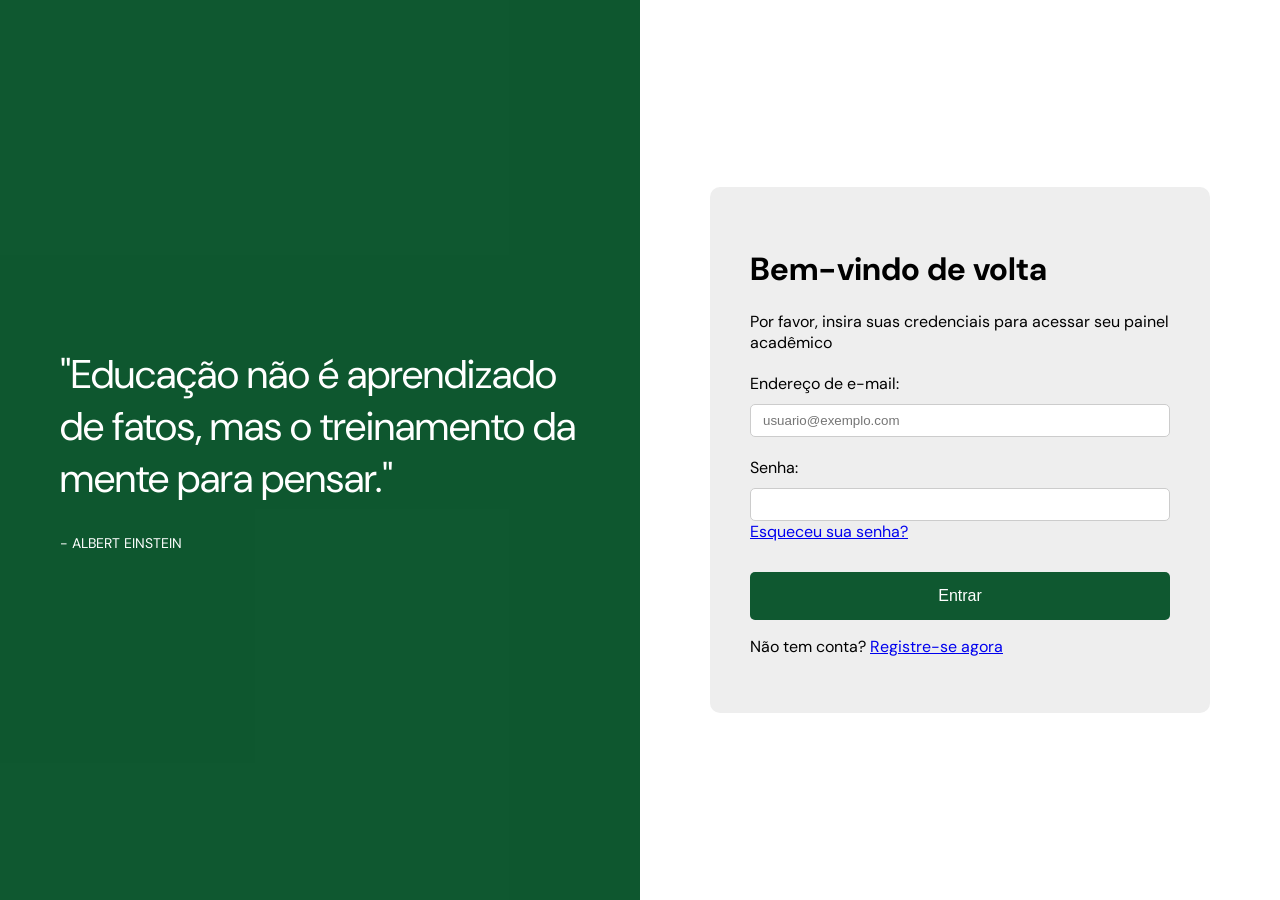
<file: index.html>
<!doctype html>
<html lang="en" style="font-family: Arial, sans-serif">

<head>
  <meta charset="UTF-8" />
  <link rel="stylesheet" href="styles.css" />
  <meta name="viewport" content="width=device-width, initial-scale=1.0" />
  <title>Login</title>
</head>

<body>
  <div class="container">
    <aside>
      <p>
        "Educação não é aprendizado de fatos, mas o treinamento da mente para
        pensar."
        <span>- Albert Einstein</span>
      </p>
    </aside>

    <main>
      <div class="card">
        <h1>Bem-vindo de volta</h1>
        <p>
          Por favor, insira suas credenciais para acessar seu painel acadêmico
        </p>

        <form action="/enviar" method="post">
          <div>
            <label for="email">Endereço de e-mail:</label>
            <input id="email" name="email" type="email" placeholder="usuario@exemplo.com" />
          </div>

          <div>
            <label>Senha:</label>
            <input type="password" />
          </div>
          <div>
            <a href="recuperar-senha.html">Esqueceu sua senha?</a>
          </div>

          <div>
            <button type="submit">Entrar</button>
          </div>
        </form>

        <p>
          Não tem conta? <a href="cadastro-usuario.html">Registre-se agora</a>
        </p>
      </div>
    </main>
  </div>
</body>

</html>
</file>
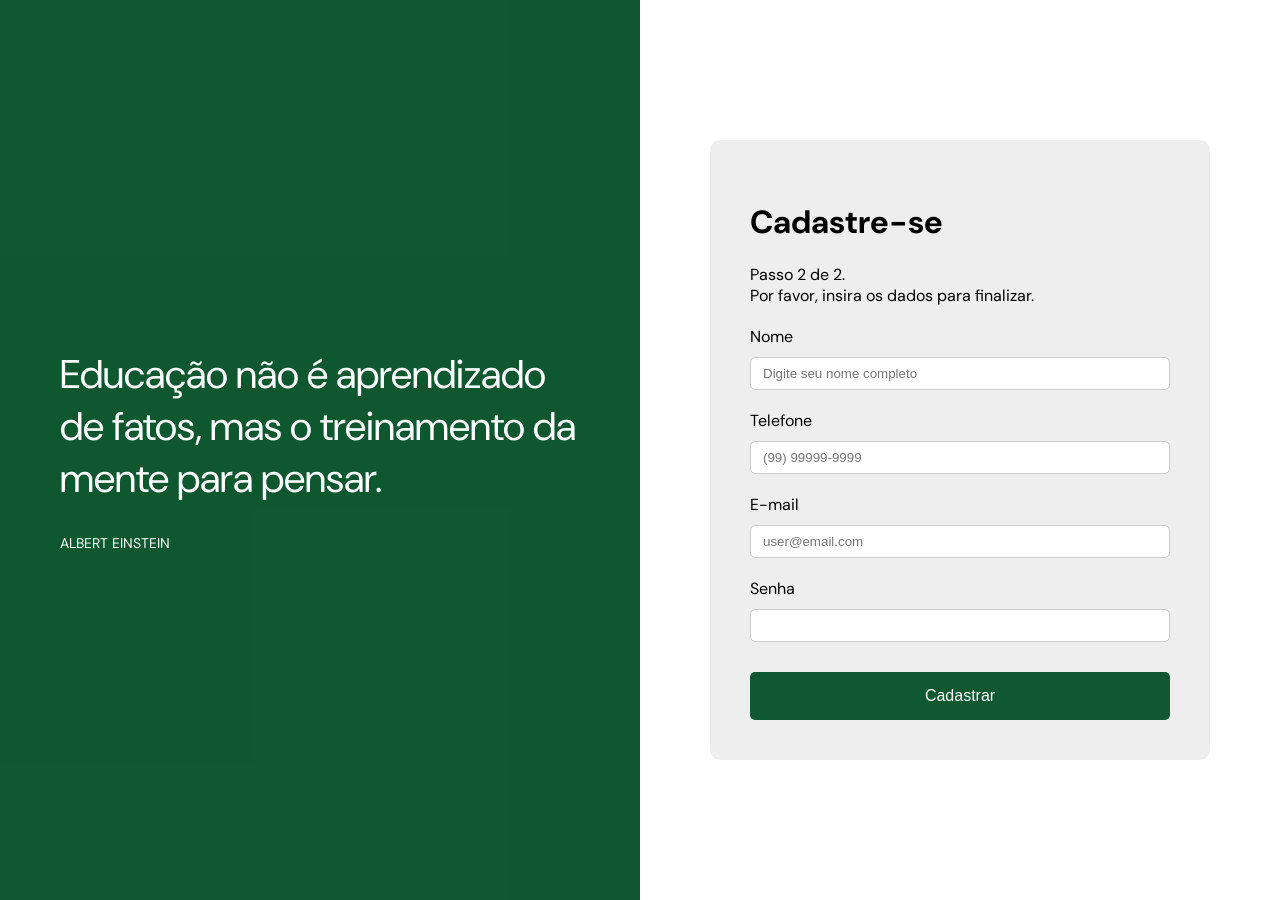
<file: cadastro-usuario-dados.html>
<!DOCTYPE html>
<html lang="en" style="font-family: Arial, sans-serif">

<head>
    <meta charset="UTF-8">
    <link rel="stylesheet" href="styles.css" />
    <meta name="viewport" content="width=device-width, initial-scale=1.0">
    <title>Cadastro 1/2</title>
</head>

<body>
    <div class="container">

        
        <aside>
            <p>
                Educação não é aprendizado de fatos, mas o treinamento da mente para pensar.
                <span>Albert Einstein</span>
            </p>
        </aside>
        
        <main>
            <div class="card">
                <h1>Cadastre-se</h1>
                <p>
                    Passo 2 de 2. <br>
                    Por favor, insira os dados para finalizar.
                </p>
                
                <form action="/cadastrar" method="post">
                    
                    
                    <div>
                        <label for="nome">Nome</label>
                        <input id="nome" name="nome" type="text" placeholder="Digite seu nome completo" />
                    </div>
                    
                    <div>
                        <label for="telefone">Telefone</label>
                        <input id="telefone" name="telefone" type="tel" placeholder="(99) 99999-9999" />
                    </div>
                    
                    <div>
                        <label for="email">E-mail</label>
                        <input id="email" name="email" type="text" placeholder="user@email.com" />
                    </div>
                    
                    <div>
                        <label>Senha</label>
                        <input type="password" />
                    </div>
                    
                    <button type="submit">Cadastrar</button>
                    
                </form>
            </div>
        </main>
        
        
    </div>
</body>

</html>
</file>
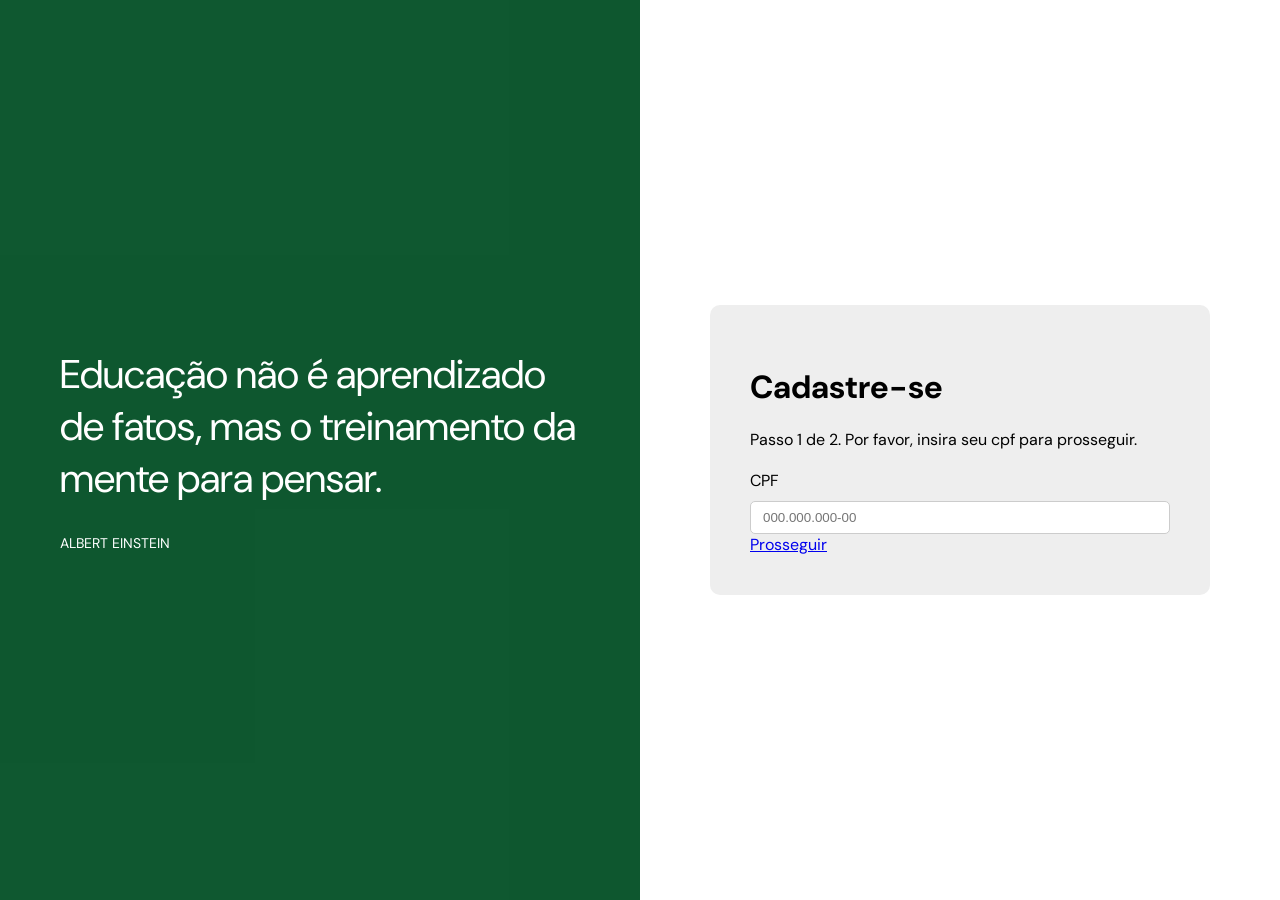
<file: cadastro-usuario.html>
<!DOCTYPE html>
<html lang="en" style="font-family: Arial, sans-serif">

<head>
    <meta charset="UTF-8">
    <link rel="stylesheet" href="styles.css" />
    <meta name="viewport" content="width=device-width, initial-scale=1.0">
    <title>Cadastro 1/2</title>
</head>

<body>
    <div class="container">
        

    <aside>
        <p>
            Educação não é aprendizado de fatos, mas o treinamento da mente para pensar.
            <span>Albert Einstein</span>
        </p>
    </aside>

    <main>
        <div class="card">

            <h1>Cadastre-se</h1>
            <p>Passo 1 de 2. Por favor, insira seu cpf para prosseguir.</p>
            
            <label for="cpf">CPF</label>
            <input id="cpf" name="cpf" type="text" placeholder="000.000.000-00" />
            
            <a href="cadastro-usuario-dados.html">Prosseguir</a>
            
        </div>
    </main>
    </div>
</body>

</html>
</file>
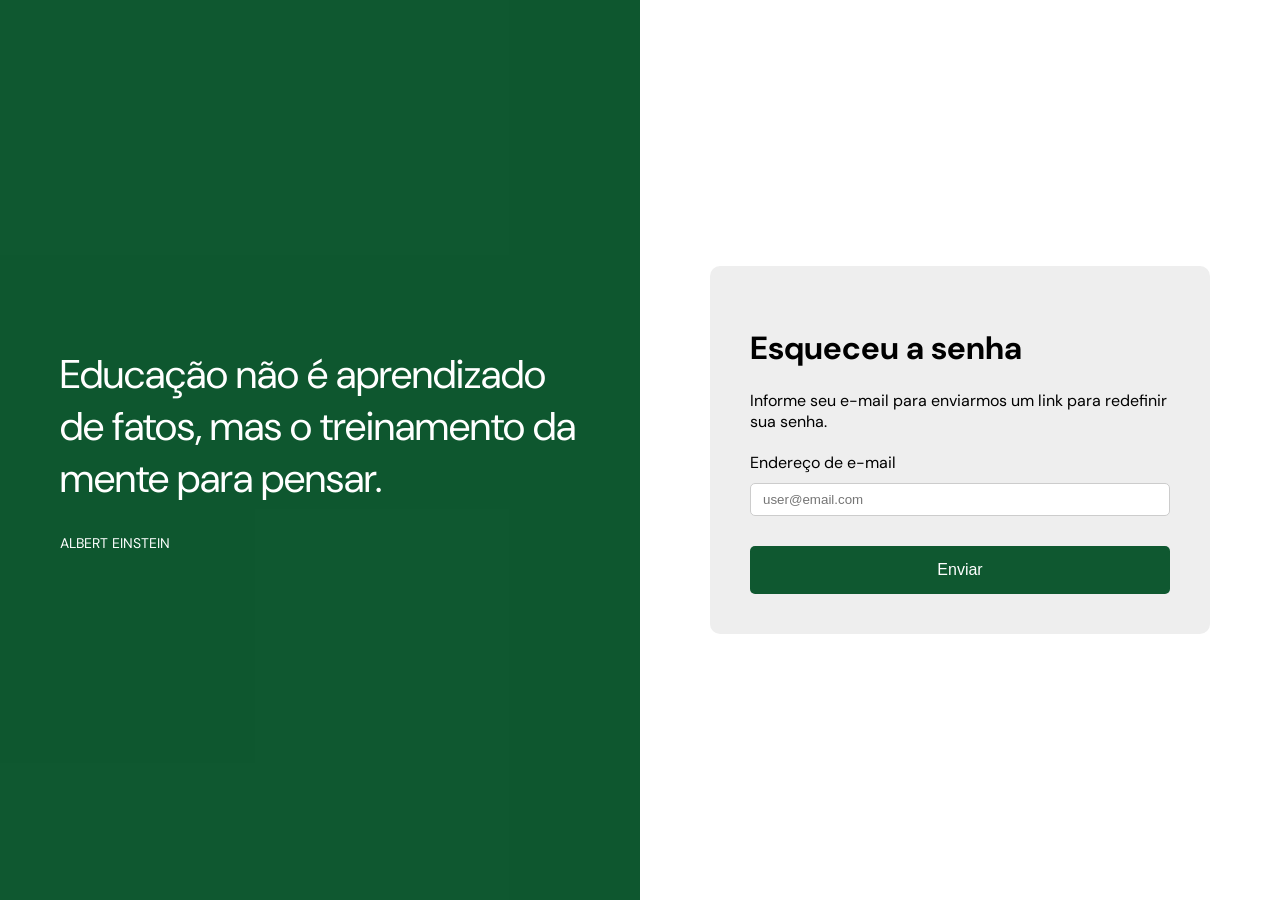
<file: recuperar-senha.html>
<!DOCTYPE html>
<html lang="en" style="font-family: Arial, sans-serif">

<head>
    <meta charset="UTF-8">
    <link rel="stylesheet" href="styles.css" />
    <meta name="viewport" content="width=device-width, initial-scale=1.0">
    <title>Recuperar senha</title>
</head>

<body>
    <div class="container">

    <aside>
        <p>
            Educação não é aprendizado de fatos, mas o treinamento da mente para pensar.
            <span>Albert Einstein</span>
        </p>
    </aside>

    <main>
        <div class="card">
        <h1>Esqueceu a senha</h1>
        <p>Informe seu e-mail para enviarmos um link para redefinir sua senha.</p>

        <form action="/enviar" method="post">

            <label for="email">Endereço de e-mail</label>
            <input id="email" name="email" type="text" placeholder="user@email.com" />

            <button type="submit">Enviar</button>

        </form>
        </div>
    </main>
    </div>
</body>

</html>
</file>
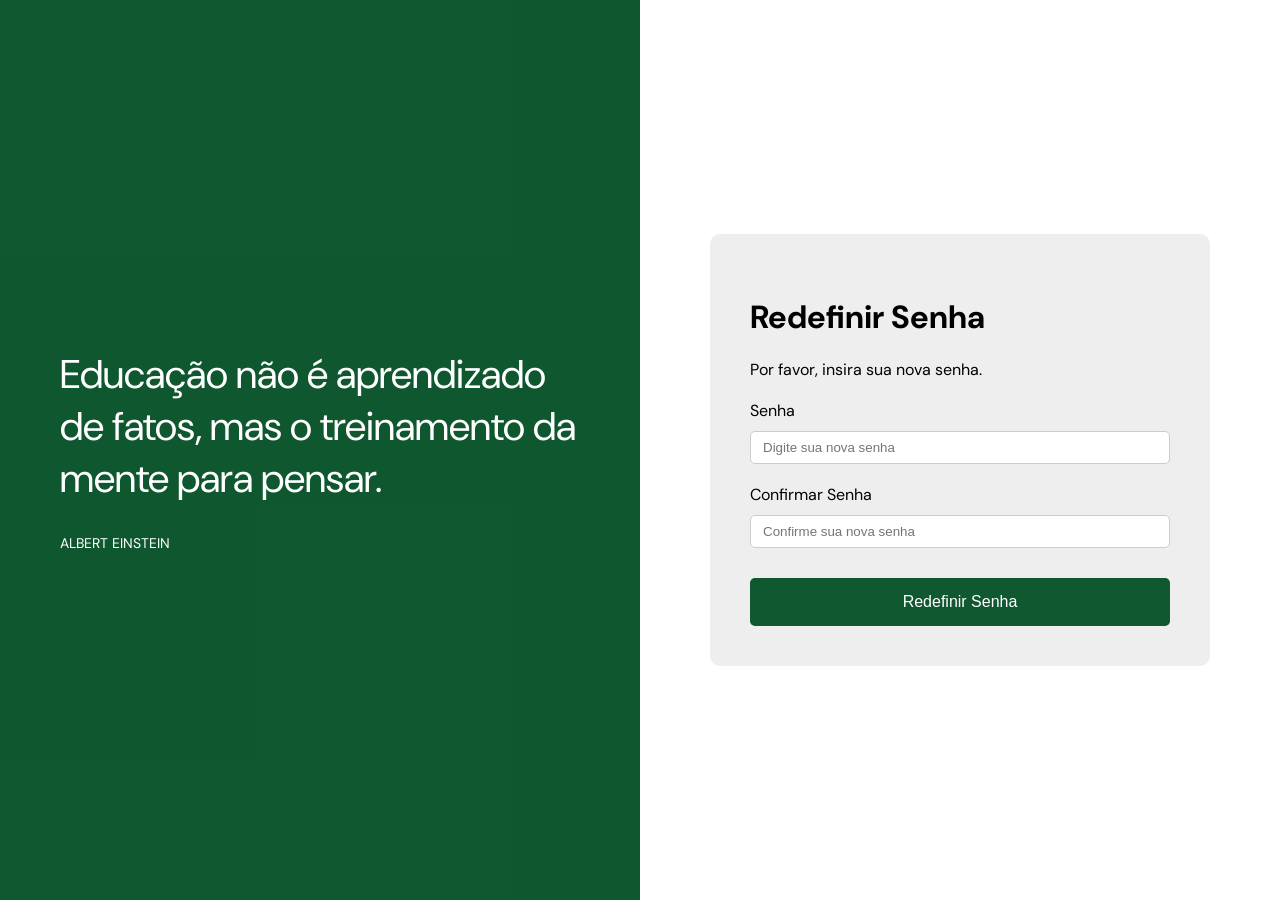
<file: redefinir-senha.html>
<!DOCTYPE html>
<html lang="en" style="font-family: Arial, sans-serif">
<head>
    <meta charset="UTF-8">
    <meta name="viewport" content="width=device-width, initial-scale=1.0">
    <title>Redefinir Senha</title>
    <link rel="stylesheet" href="styles.css" />
</head>
<body>
    <div class="container">
        <aside>
            <p>
            Educação não é aprendizado de fatos, mas o treinamento da mente para pensar.
            <span>Albert Einstein</span>
        </p>
    </aside>

    <main>
        <div class="card">
        <h1>Redefinir Senha</h1>
        <p>Por favor, insira sua nova senha.</p>
        
        <form action="/redefinir-senha" method="post">
            <div>
                <label for="senha">Senha</label>
                <input id="senha" name="senha" type="password" placeholder="Digite sua nova senha" />
            </div>
            <div>
                <label for="confirmar-senha">Confirmar Senha</label>
                <input id="confirmar-senha" name="confirmar-senha" type="password" placeholder="Confirme sua nova senha" />
            </div>
            
            <button type="submit">Redefinir Senha</button>
        </form>
        </div>
    </main>
    </div>
</body>
</html>
</file>
<file: styles.css>
@import url('https://fonts.googleapis.com/css2?family=DM+Sans:ital,opsz@0,9..40;1,9..40&display=swap');

*{
    box-sizing: border-box;
}
html,
body{
    border: 0;
    margin: 0;
    padding: 0;
    
    font-family: "DM Sans", sans-serif;
    font-optical-sizing: auto;
    font-weight: 400;
    font-style: normal;
}
.container{
    display: flex;
}


aside{
    display: flex;
    align-items: center;
    justify-content: center;
    background-color: #0f5830;
    background-image: url('https://upload.wikimedia.org/wikipedia/commons/d/d3/Albert_Einstein_Head.jpg');
    background-size: cover;
    background-position: center;
    background-repeat: no-repeat;
    position: relative;
    width: 50%;
    color: #ffffff;
    height: 100vh;
    font-size: 40px;
    padding: 60px;
}

aside::before {
    content: '';
    position: absolute;
    top: 0;
    left: 0;
    right: 0;
    bottom: 0;
    background-color: rgba(15, 88, 48, 0.7);
    z-index: 1;
}

aside p {
    position: relative;
    z-index: 2;
}

aside p span{
    margin-top: 30px;
    font-size: 14px;
    text-transform: uppercase;
    display: block;
}

main{
    display: flex;
    align-items: center;
    justify-content: center;
    width: 50%;   
    background-color: #ffffffee ;
    height: 100vh;

}

.card {
    width: 500px;
    margin: 0 auto;
    padding: 40px;
    text-align: left;
    background-color: #eeeeee;
    border-radius: 10px;
}

.card label {
    display: block;
    margin-top: 20px;
    margin-bottom: 10px;
}


.card input {
   display: block;
   width: 100%;
   border: 1px solid #cccccc;
   padding: 8px 12px;
   border-radius: 5px;
}

.card button {
    margin-top: 30px;
    padding: 15px 20px;
    background-color: #0f5830;
    color: #ffffff;
    border: none;
    border-radius: 5px;
    cursor: pointer;
    width: 100%;
    font-size: medium;
}
</file>
